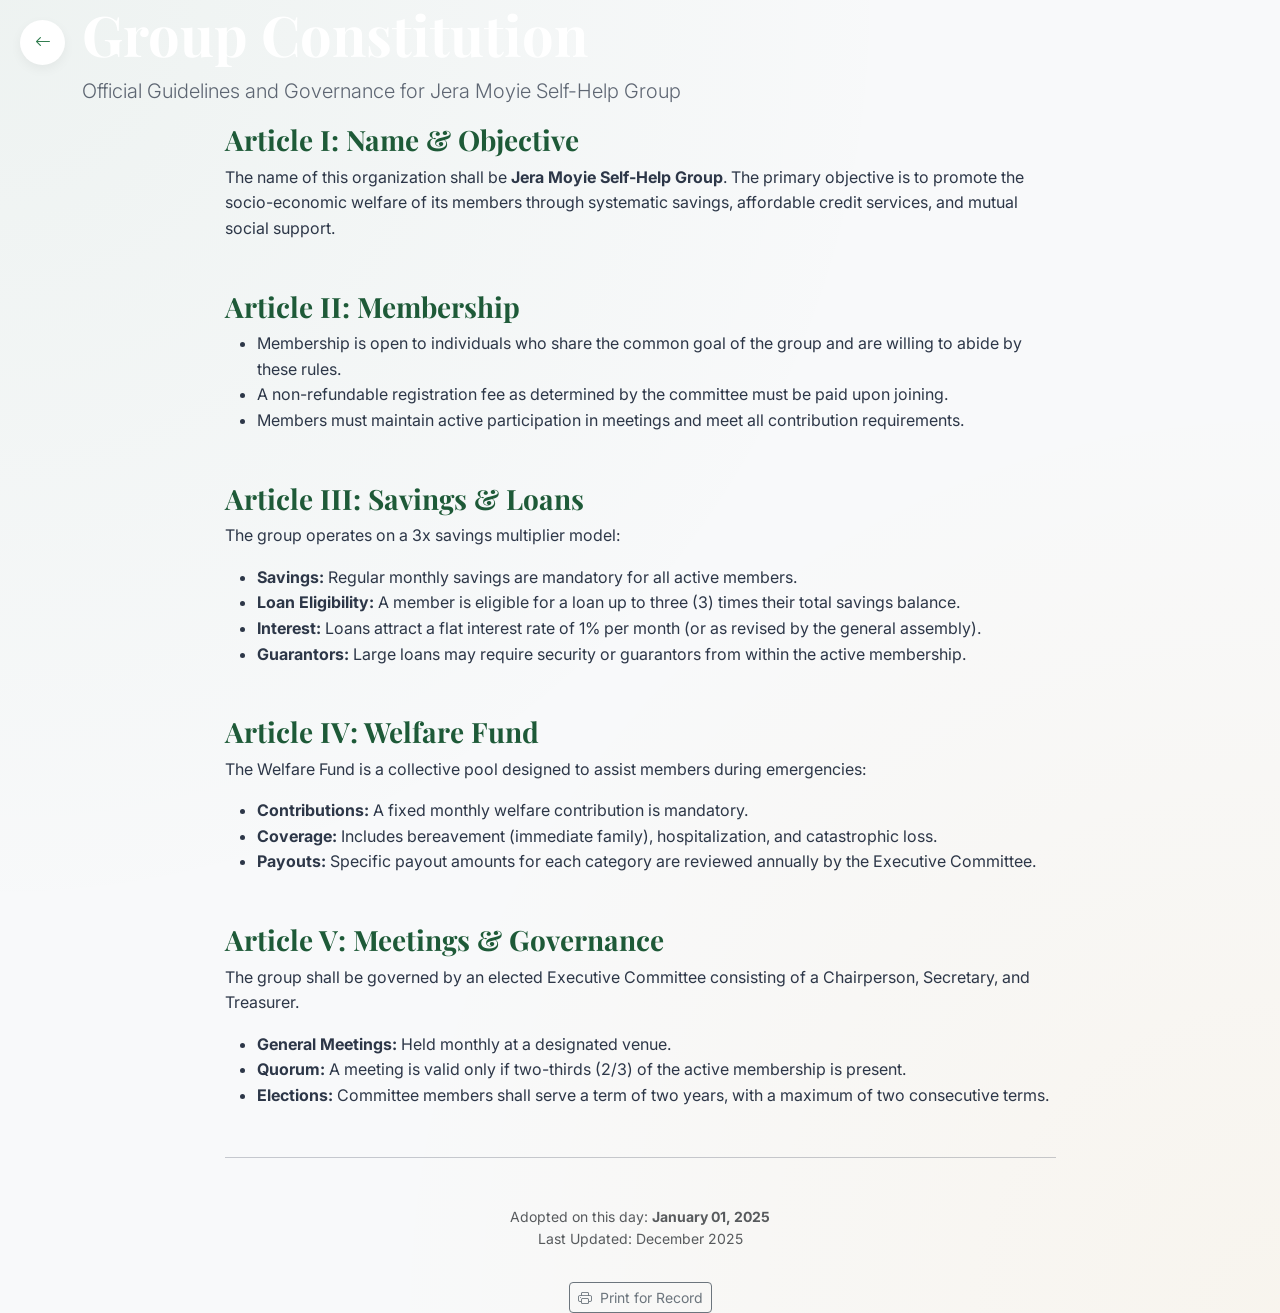
<file: constitution.html>
<!DOCTYPE html>
<html lang="en">

<head>
    <meta charset="UTF-8">
    <meta name="viewport" content="width=device-width, initial-scale=1.0">
    <title>Group Constitution • Jera Moyie</title>
    <link href="https://cdn.jsdelivr.net/npm/bootstrap@5.3.3/dist/css/bootstrap.min.css" rel="stylesheet">
    <link href="https://cdn.jsdelivr.net/npm/bootstrap-icons@1.11.3/font/bootstrap-icons.css" rel="stylesheet">
    <link
        href="https://fonts.googleapis.com/css2?family=Playfair+Display:wght@700&family=Inter:wght@400;500;600;700&display=swap"
        rel="stylesheet">
    <link rel="stylesheet" href="assets/css/style.css">
</head>

<body>

    <a href="profile.php" class="home-btn">
        <i class="bi bi-arrow-left"></i>
    </a>

    <header class="const-header">
        <div class="container">
            <h1 class="display-4 fw-bold text-white">Group Constitution</h1>
            <p class="lead opacity-75">Official Guidelines and Governance for Jera Moyie Self-Help Group</p>
        </div>
    </header>

    <div class="container">
        <div class="row justify-content-center">
            <div class="col-lg-9">
                <div class="const-card">

                    <section class="mb-5">
                        <h3 class="article-title"><span class="section-num">Article I:</span> Name & Objective</h3>
                        <p>The name of this organization shall be <strong>Jera Moyie Self-Help Group</strong>. The
                            primary objective is to promote the socio-economic welfare of its members through systematic
                            savings, affordable credit services, and mutual social support.</p>
                    </section>

                    <section class="mb-5">
                        <h3 class="article-title"><span class="section-num">Article II:</span> Membership</h3>
                        <ul>
                            <li>Membership is open to individuals who share the common goal of the group and are willing
                                to abide by these rules.</li>
                            <li>A non-refundable registration fee as determined by the committee must be paid upon
                                joining.</li>
                            <li>Members must maintain active participation in meetings and meet all contribution
                                requirements.</li>
                        </ul>
                    </section>

                    <section class="mb-5">
                        <h3 class="article-title"><span class="section-num">Article III:</span> Savings & Loans</h3>
                        <p>The group operates on a 3x savings multiplier model:</p>
                        <ul>
                            <li><strong>Savings:</strong> Regular monthly savings are mandatory for all active members.
                            </li>
                            <li><strong>Loan Eligibility:</strong> A member is eligible for a loan up to three (3) times
                                their total savings balance.</li>
                            <li><strong>Interest:</strong> Loans attract a flat interest rate of 1% per month (or as
                                revised by the general assembly).</li>
                            <li><strong>Guarantors:</strong> Large loans may require security or guarantors from within
                                the active membership.</li>
                        </ul>
                    </section>

                    <section class="mb-5">
                        <h3 class="article-title"><span class="section-num">Article IV:</span> Welfare Fund</h3>
                        <p>The Welfare Fund is a collective pool designed to assist members during emergencies:</p>
                        <ul>
                            <li><strong>Contributions:</strong> A fixed monthly welfare contribution is mandatory.</li>
                            <li><strong>Coverage:</strong> Includes bereavement (immediate family), hospitalization, and
                                catastrophic loss.</li>
                            <li><strong>Payouts:</strong> Specific payout amounts for each category are reviewed
                                annually by the Executive Committee.</li>
                        </ul>
                    </section>

                    <section class="mb-5">
                        <h3 class="article-title"><span class="section-num">Article V:</span> Meetings & Governance</h3>
                        <p>The group shall be governed by an elected Executive Committee consisting of a Chairperson,
                            Secretary, and Treasurer.</p>
                        <ul>
                            <li><strong>General Meetings:</strong> Held monthly at a designated venue.</li>
                            <li><strong>Quorum:</strong> A meeting is valid only if two-thirds (2/3) of the active
                                membership is present.</li>
                            <li><strong>Elections:</strong> Committee members shall serve a term of two years, with a
                                maximum of two consecutive terms.</li>
                        </ul>
                    </section>

                    <hr class="my-5">

                    <div class="text-center text-muted">
                        <p class="small mb-0">Adopted on this day: <strong>January 01, 2025</strong></p>
                        <p class="small">Last Updated: December 2025</p>
                        <button class="btn btn-outline-secondary btn-sm mt-3" onclick="window.print()">
                            <i class="bi bi-printer me-2"></i>Print for Record
                        </button>
                    </div>

                </div>
            </div>
        </div>
    </div>

    <script src="https://cdn.jsdelivr.net/npm/bootstrap@5.3.3/dist/js/bootstrap.bundle.min.js"></script>
</body>

</html>
</file>
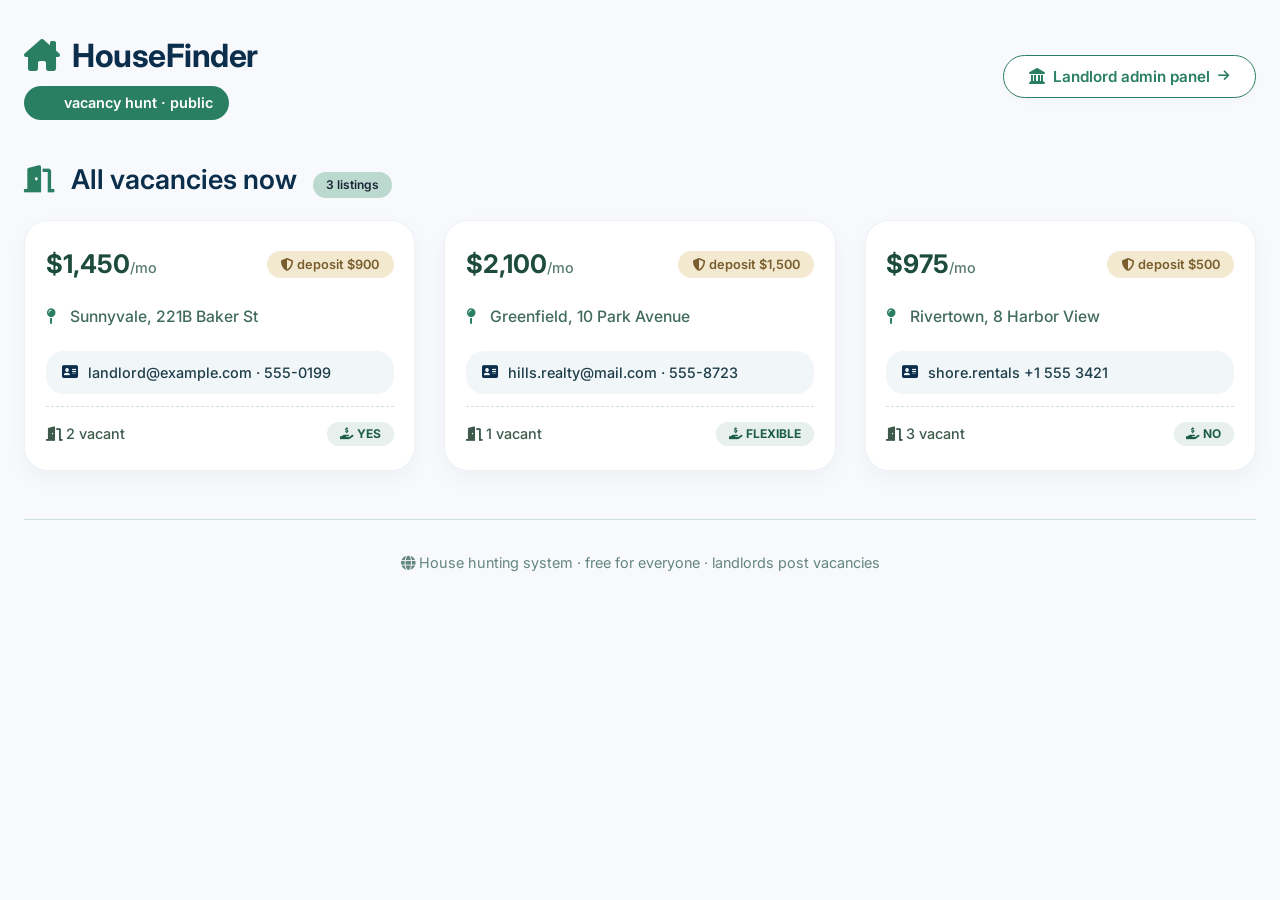
<file: hh.html>
<!DOCTYPE html>
<html lang="en">
<head>
    <meta charset="UTF-8">
    <meta name="viewport" content="width=device-width, initial-scale=1.0">
    <title>🏠 HouseFinder · vacancy hunting system</title>
    <!-- Font Awesome 6 (free) -->
    <link rel="stylesheet" href="https://cdnjs.cloudflare.com/ajax/libs/font-awesome/6.0.0-beta3/css/all.min.css">
    <!-- Google Fonts: Inter clean & modern -->
    <link href="https://fonts.googleapis.com/css2?family=Inter:opsz,wght@14..32,400;14..32,500;14..32,600;14..32,700&display=swap" rel="stylesheet">
    <style>
        * {
            margin: 0;
            padding: 0;
            box-sizing: border-box;
            font-family: 'Inter', sans-serif;
        }

        body {
            background: #f7f9fc;
            color: #1a2634;
            line-height: 1.5;
            padding: 2rem 1.5rem;
        }

        .container {
            max-width: 1280px;
            margin: 0 auto;
        }

        /* header & titles */
        .main-header {
            display: flex;
            justify-content: space-between;
            align-items: center;
            flex-wrap: wrap;
            margin-bottom: 2.5rem;
        }

        .logo-area h1 {
            font-size: 2rem;
            font-weight: 700;
            letter-spacing: -0.5px;
            color: #0a2e4b;
        }

        .logo-area i {
            color: #2a7f62;
            margin-right: 6px;
        }

        .badge {
            background: #2a7f62;
            color: white;
            padding: 0.4rem 1rem;
            border-radius: 40px;
            font-size: 0.9rem;
            font-weight: 600;
            display: inline-block;
            margin-top: 6px;
        }

        .admin-toggle-btn {
            background: white;
            border: 1.5px solid #2a7f62;
            color: #2a7f62;
            padding: 0.7rem 1.6rem;
            border-radius: 40px;
            font-weight: 600;
            font-size: 0.95rem;
            cursor: pointer;
            transition: 0.2s;
            display: flex;
            align-items: center;
            gap: 8px;
            box-shadow: 0 4px 8px rgba(0,0,0,0.02);
        }

        .admin-toggle-btn i {
            font-size: 1rem;
        }

        .admin-toggle-btn:hover {
            background: #2a7f62;
            color: white;
            border-color: #2a7f62;
        }

        /* vacancy grid – public area */
        .section-title {
            display: flex;
            align-items: baseline;
            margin: 1.8rem 0 1.2rem 0;
        }

        .section-title h2 {
            font-weight: 600;
            font-size: 1.7rem;
            color: #0a2e4b;
            margin-right: 1rem;
        }

        .vacancy-grid {
            display: grid;
            grid-template-columns: repeat(auto-fill, minmax(300px, 1fr));
            gap: 1.8rem;
            margin-top: 0.8rem;
        }

        .vacancy-card {
            background: white;
            border-radius: 24px;
            padding: 1.5rem 1.3rem;
            box-shadow: 0 8px 22px rgba(0, 20, 30, 0.04);
            transition: transform 0.1s ease;
            border: 1px solid #eef2f6;
            display: flex;
            flex-direction: column;
        }

        .vacancy-card:hover {
            border-color: #cbdbe4;
            box-shadow: 0 14px 26px rgba(42,127,98,0.06);
        }

        .card-header {
            display: flex;
            justify-content: space-between;
            align-items: center;
            margin-bottom: 12px;
        }

        .price {
            font-size: 1.6rem;
            font-weight: 700;
            color: #1d4c3b;
        }

        .price small {
            font-size: 0.9rem;
            font-weight: 500;
            color: #587b6e;
        }

        .deposit-badge {
            background: #f2e9d0;
            color: #7a5d2e;
            border-radius: 30px;
            padding: 0.25rem 0.9rem;
            font-size: 0.8rem;
            font-weight: 600;
        }

        .location {
            display: flex;
            align-items: center;
            gap: 6px;
            color: #416b5a;
            font-weight: 500;
            margin: 0.6rem 0;
            font-size: 0.98rem;
        }

        .location i {
            width: 18px;
            color: #2a7f62;
        }

        .contact-row {
            background: #f1f6f9;
            padding: 0.65rem 1rem;
            border-radius: 18px;
            display: flex;
            align-items: center;
            gap: 10px;
            margin: 0.8rem 0;
            font-size: 0.9rem;
            font-weight: 500;
            color: #1f3e4a;
        }

        .contact-row i {
            color: #0a2e4b;
        }

        .vacancy-footer {
            display: flex;
            justify-content: space-between;
            align-items: center;
            margin-top: auto;
            padding-top: 0.9rem;
            color: #3d5a4c;
            font-size: 0.9rem;
            font-weight: 500;
            border-top: 1px dashed #d0dfe5;
        }

        .neg-badge {
            background: #e7f0ed;
            color: #1d5e46;
            padding: 0.2rem 0.8rem;
            border-radius: 30px;
            font-size: 0.75rem;
            font-weight: 700;
            text-transform: uppercase;
        }

        .count-tag {
            background: #cad9d1;
            padding: 0.25rem 0.8rem;
            border-radius: 30px;
            font-size: 0.75rem;
            font-weight: 600;
        }

        /* ---------- ADMIN PANEL (landlord section) ---------- */
        .admin-panel {
            background: white;
            border-radius: 32px;
            padding: 2rem 2rem 2.2rem;
            margin-top: 2.5rem;
            border: 1px solid #d7e2dd;
            box-shadow: 0 12px 28px rgba(0,0,0,0.04);
        }

        .admin-panel h3 {
            font-size: 1.6rem;
            font-weight: 600;
            color: #1a3d34;
            margin-bottom: 0.2rem;
        }

        .admin-panel .subhead {
            color: #4b6a60;
            margin-bottom: 1.8rem;
            display: flex;
            align-items: center;
            gap: 10px;
        }

        .form-grid {
            display: grid;
            grid-template-columns: repeat(auto-fit, minmax(210px, 1fr));
            gap: 1.4rem 1.8rem;
        }

        .input-field {
            display: flex;
            flex-direction: column;
            gap: 6px;
        }

        .input-field label {
            font-weight: 600;
            font-size: 0.85rem;
            color: #2d4f45;
            letter-spacing: 0.3px;
            display: flex;
            align-items: center;
            gap: 5px;
        }

        .input-field input, .input-field select {
            padding: 0.8rem 1rem;
            border: 1.5px solid #e3ebee;
            border-radius: 16px;
            font-size: 0.95rem;
            background: #fbfdfe;
            transition: 0.15s;
        }

        .input-field input:focus, .input-field select:focus {
            border-color: #2a7f62;
            outline: none;
            background: white;
            box-shadow: 0 0 0 4px rgba(42,127,98,0.06);
        }

        .negotiable-row {
            display: flex;
            align-items: center;
            gap: 15px;
            margin-top: 8px;
        }

        .negotiable-option {
            display: flex;
            align-items: center;
            gap: 6px;
            background: #f1f7f5;
            padding: 0.45rem 1.2rem;
            border-radius: 36px;
            font-weight: 500;
        }

        .btn-primary {
            background: #1e5b48;
            color: white;
            border: none;
            padding: 1rem 2rem;
            border-radius: 40px;
            font-weight: 600;
            font-size: 1rem;
            display: flex;
            align-items: center;
            justify-content: center;
            gap: 10px;
            cursor: pointer;
            transition: 0.15s;
            border: 1px solid #1e5b48;
            margin-top: 1.8rem;
            width: 100%;
            max-width: 280px;
        }

        .btn-primary:hover {
            background: #12473a;
            border-color: #12473a;
        }

        .empty-state {
            grid-column: 1 / -1;
            background: #eef7f3;
            border-radius: 40px;
            padding: 3rem 2rem;
            text-align: center;
            color: #3f685b;
            font-size: 1.1rem;
            font-weight: 500;
        }

        .footer-note {
            margin-top: 3rem;
            text-align: center;
            color: #64867c;
            font-size: 0.9rem;
            border-top: 1px solid #d0e0db;
            padding-top: 2rem;
        }

        /* responsive tweaks */
        @media (max-width: 700px) {
            body { padding: 1.5rem 1rem; }
            .main-header { flex-direction: column; align-items: start; gap: 1rem; }
        }

        /* hidden class */
        .hidden {
            display: none !important;
        }
    </style>
</head>
<body>
    <div class="container">

        <!-- ========== HEADER with admin toggle ========= -->
        <div class="main-header">
            <div class="logo-area">
                <h1><i class="fas fa-house-chimney"></i> HouseFinder</h1>
                <span class="badge"><i class="fas fa-magnifying-glass"></i> vacancy hunt · public</span>
            </div>
            <button id="toggleAdminBtn" class="admin-toggle-btn">
                <i class="fas fa-landmark"></i> Landlord admin panel
                <i class="fas fa-arrow-right" style="font-size: 0.8rem;"></i>
            </button>
        </div>

        <!-- ========== PUBLIC VACANCY LANDING PAGE ========= -->
        <div class="section-title">
            <h2><i class="fas fa-door-open" style="color: #2a7f62; margin-right: 10px;"></i> All vacancies now</h2>
            <span id="vacancyCounter" class="count-tag" style="background: #bcd9d0;">0 listings</span>
        </div>

        <!-- VACANCY GRID - dynamically filled -->
        <div id="vacancyGrid" class="vacancy-grid">
            <!-- vacancies injected via JS -->
        </div>

        <!-- ========== ADMIN SYSTEM (hidden by default, visible after toggle) ========= -->
        <div id="adminPanel" class="admin-panel hidden">
            <h3><i class="fas fa-file-signature"></i> Landlord announce vacancy</h3>
            <div class="subhead">
                <i class="fas fa-home"></i> Register new rooms / apartments – fill all details
            </div>

            <form id="vacancyForm">
                <div class="form-grid">
                    <!-- house location -->
                    <div class="input-field">
                        <label><i class="fas fa-location-dot"></i> Location *</label>
                        <input type="text" id="location" placeholder="e.g. Downtown, Maple St 45" required>
                    </div>
                    <!-- contact details -->
                    <div class="input-field">
                        <label><i class="fas fa-phone"></i> Contact *</label>
                        <input type="text" id="contact" placeholder="phone / email" required>
                    </div>
                    <!-- how many vacancies -->
                    <div class="input-field">
                        <label><i class="fas fa-hashtag"></i> Vacancies (units) *</label>
                        <input type="number" id="vacanciesCount" min="1" value="1" required>
                    </div>
                    <!-- price -->
                    <div class="input-field">
                        <label><i class="fas fa-tag"></i> Monthly rent ($) *</label>
                        <input type="number" id="price" min="0" step="0.01" placeholder="1200" required>
                    </div>
                    <!-- deposit -->
                    <div class="input-field">
                        <label><i class="fas fa-safe"></i> Deposit ($) *</label>
                        <input type="number" id="deposit" min="0" step="0.01" placeholder="600" required>
                    </div>
                    <!-- negotiable? -->
                    <div class="input-field">
                        <label><i class="fas fa-handshake"></i> Negotiable *</label>
                        <div class="negotiable-row">
                            <label class="negotiable-option">
                                <input type="radio" name="negotiable" value="Yes" checked> Yes
                            </label>
                            <label class="negotiable-option">
                                <input type="radio" name="negotiable" value="No"> No
                            </label>
                            <label class="negotiable-option">
                                <input type="radio" name="negotiable" value="Flexible"> Flexible
                            </label>
                        </div>
                    </div>
                </div>
                <!-- submit button -->
                <button type="submit" class="btn-primary">
                    <i class="fas fa-plus-circle"></i> Announce vacancy — public instantly
                </button>
            </form>
            <p style="margin-top: 1.2rem; font-size: 0.8rem; color: #4d7468;"><i class="fas fa-info-circle"></i> New vacancies appear immediately on the public landing page.</p>
        </div>

        <div class="footer-note">
            <i class="fas fa-globe"></i> House hunting system · free for everyone · landlords post vacancies
        </div>
    </div>

    <script>
        (function() {
            "use strict";

            // -------------------------------------------------------------
            // VACANCY STORAGE : initialize from localStorage or default data
            // -------------------------------------------------------------
            let vacancies = [];

            // Load from localStorage or inject 3 sample vacancies (so the page isn't empty)
            function loadVacanciesFromStorage() {
                const stored = localStorage.getItem('housefinder_vacancies');
                if (stored) {
                    try {
                        vacancies = JSON.parse(stored);
                    } catch(e) {
                        vacancies = getDefaultVacancies();
                    }
                } else {
                    vacancies = getDefaultVacancies();
                }
            }

            // Default vacancies to show a lively public landing page
            function getDefaultVacancies() {
                return [
                    {
                        id: '1',
                        location: 'Sunnyvale, 221B Baker St',
                        contact: 'landlord@example.com · 555-0199',
                        vacanciesCount: 2,
                        price: 1450,
                        deposit: 900,
                        negotiable: 'Yes'
                    },
                    {
                        id: '2',
                        location: 'Greenfield, 10 Park Avenue',
                        contact: 'hills.realty@mail.com · 555-8723',
                        vacanciesCount: 1,
                        price: 2100,
                        deposit: 1500,
                        negotiable: 'Flexible'
                    },
                    {
                        id: '3',
                        location: 'Rivertown, 8 Harbor View',
                        contact: 'shore.rentals +1 555 3421',
                        vacanciesCount: 3,
                        price: 975,
                        deposit: 500,
                        negotiable: 'No'
                    }
                ];
            }

            // Save to localStorage
            function saveVacancies() {
                localStorage.setItem('housefinder_vacancies', JSON.stringify(vacancies));
            }

            // -------------------------------------------------------------
            // Render all vacancies to public grid
            // -------------------------------------------------------------
            function renderVacancies() {
                const grid = document.getElementById('vacancyGrid');
                const counter = document.getElementById('vacancyCounter');
                
                if (!grid) return;

                if (vacancies.length === 0) {
                    grid.innerHTML = `<div class="empty-state">
                                        <i class="fas fa-calendar-circle-plus" style="font-size: 2.2rem; margin-bottom: 0.8rem; display: block;"></i>
                                        🏡 No vacancies at the moment. Check back soon or announce one via admin.
                                    </div>`;
                    counter.textContent = '0 listings';
                    return;
                }

                // Build HTML cards
                let html = '';
                vacancies.forEach(v => {
                    // format price & deposit with commas
                    const priceFormatted = Number(v.price).toLocaleString('en-US', {style:'currency', currency:'USD', minimumFractionDigits: 0});
                    const depositFormatted = Number(v.deposit).toLocaleString('en-US', {style:'currency', currency:'USD', minimumFractionDigits: 0});

                    // negotiable badge color
                    let negotiableClass = '';
                    let negotiableText = v.negotiable || 'No';
                    
                    const locationEscaped = escapeHtml(v.location || 'Unknown');
                    const contactEscaped = escapeHtml(v.contact || 'not provided');

                    html += `<div class="vacancy-card">
                                <div class="card-header">
                                    <span class="price">${priceFormatted}<small>/mo</small></span>
                                    <span class="deposit-badge"><i class="fas fa-shield"></i> deposit ${depositFormatted}</span>
                                </div>
                                <div class="location">
                                    <i class="fas fa-map-pin"></i> ${locationEscaped}
                                </div>
                                <div class="contact-row">
                                    <i class="fas fa-address-card"></i> ${contactEscaped}
                                </div>
                                <div class="vacancy-footer">
                                    <span><i class="fas fa-door-open"></i> ${v.vacanciesCount} vacant</span>
                                    <span class="neg-badge"><i class="fas fa-hand-holding-dollar"></i> ${v.negotiable || 'No'}</span>
                                </div>
                            </div>`;
                });
                grid.innerHTML = html;
                counter.textContent = `${vacancies.length} listing${vacancies.length !== 1 ? 's' : ''}`;
            }

            // simple escape for XSS
            function escapeHtml(unsafe) {
                if (!unsafe) return '';
                return unsafe
                    .replace(/&/g, "&amp;")
                    .replace(/</g, "&lt;")
                    .replace(/>/g, "&gt;")
                    .replace(/"/g, "&quot;")
                    .replace(/'/g, "&#039;");
            }

            // -------------------------------------------------------------
            // Admin: add new vacancy (landlord announce)
            // -------------------------------------------------------------
            function addVacancyFromForm(e) {
                e.preventDefault();

                // get values
                const locationInput = document.getElementById('location');
                const contactInput = document.getElementById('contact');
                const vacanciesCountInput = document.getElementById('vacanciesCount');
                const priceInput = document.getElementById('price');
                const depositInput = document.getElementById('deposit');
                const negotiableRadios = document.getElementsByName('negotiable');

                let negotiableValue = 'Yes';
                for (let radio of negotiableRadios) {
                    if (radio.checked) {
                        negotiableValue = radio.value;
                        break;
                    }
                }

                // basic validation
                if (!locationInput.value.trim() || !contactInput.value.trim() || !priceInput.value || !depositInput.value) {
                    alert('❌ Please fill all required fields: location, contact, price, deposit.');
                    return;
                }

                const newVacancy = {
                    id: Date.now() + '' + Math.floor(Math.random() * 1000),
                    location: locationInput.value.trim(),
                    contact: contactInput.value.trim(),
                    vacanciesCount: parseInt(vacanciesCountInput.value, 10) || 1,
                    price: parseFloat(priceInput.value) || 0,
                    deposit: parseFloat(depositInput.value) || 0,
                    negotiable: negotiableValue
                };

                if (newVacancy.vacanciesCount < 1) newVacancy.vacanciesCount = 1;
                if (newVacancy.price < 0) newVacancy.price = 0;
                if (newVacancy.deposit < 0) newVacancy.deposit = 0;

                vacancies.push(newVacancy);
                saveVacancies();
                renderVacancies();

                // Reset form fields (keep default negotiable = Yes)
                locationInput.value = '';
                contactInput.value = '';
                vacanciesCountInput.value = 1;
                priceInput.value = '';
                depositInput.value = '';
                // set negotiable default 'Yes'
                document.querySelector('input[name="negotiable"][value="Yes"]').checked = true;

                // optional: small feedback
                // (admin panel may stay open)
                // If you want, flash message but keep simple.
            }

            // -------------------------------------------------------------
            // Toggle admin panel visibility
            // -------------------------------------------------------------
            function initToggle() {
                const toggleBtn = document.getElementById('toggleAdminBtn');
                const adminPanel = document.getElementById('adminPanel');

                toggleBtn.addEventListener('click', function() {
                    adminPanel.classList.toggle('hidden');
                    // change button text accordingly
                    if (adminPanel.classList.contains('hidden')) {
                        toggleBtn.innerHTML = '<i class="fas fa-landmark"></i> Landlord admin panel <i class="fas fa-arrow-right" style="font-size: 0.8rem;"></i>';
                    } else {
                        toggleBtn.innerHTML = '<i class="fas fa-eye"></i> Hide admin panel <i class="fas fa-arrow-up"></i>';
                    }
                });
            }

            // -------------------------------------------------------------
            // Initialize everything
            // -------------------------------------------------------------
            function init() {
                loadVacanciesFromStorage();
                renderVacancies();

                const form = document.getElementById('vacancyForm');
                if (form) {
                    form.addEventListener('submit', addVacancyFromForm);
                }

                initToggle();

                // If admin panel is open by default? we keep it hidden -> hidden class present.
                // ensure default hidden (we set hidden in html, but if we want to show? keep hidden)
                const adminPanel = document.getElementById('adminPanel');
                // but we want it initially hidden? yes the HTML has class "hidden"
                // ensure toggle button text matches hidden state
                const toggleBtn = document.getElementById('toggleAdminBtn');
                if (!adminPanel.classList.contains('hidden')) {
                    // if accidentally visible, we adjust text
                    toggleBtn.innerHTML = '<i class="fas fa-eye"></i> Hide admin panel <i class="fas fa-arrow-up"></i>';
                } else {
                    toggleBtn.innerHTML = '<i class="fas fa-landmark"></i> Landlord admin panel <i class="fas fa-arrow-right" style="font-size: 0.8rem;"></i>';
                }
            }

            init();
        })();
    </script>

    <!-- 
        HOUSE HUNTING SYSTEM – fully functional 
        ✅ landlords (admin) enter vacancies: location, how many, contact, price, deposit, negotiable
        ✅ landing page displays all vacancies – public to anyone
        ✅ localStorage persistence – vacancies remain after refresh
        ✅ clean, modern, responsive design 
    -->
</body>
</html>
</file>
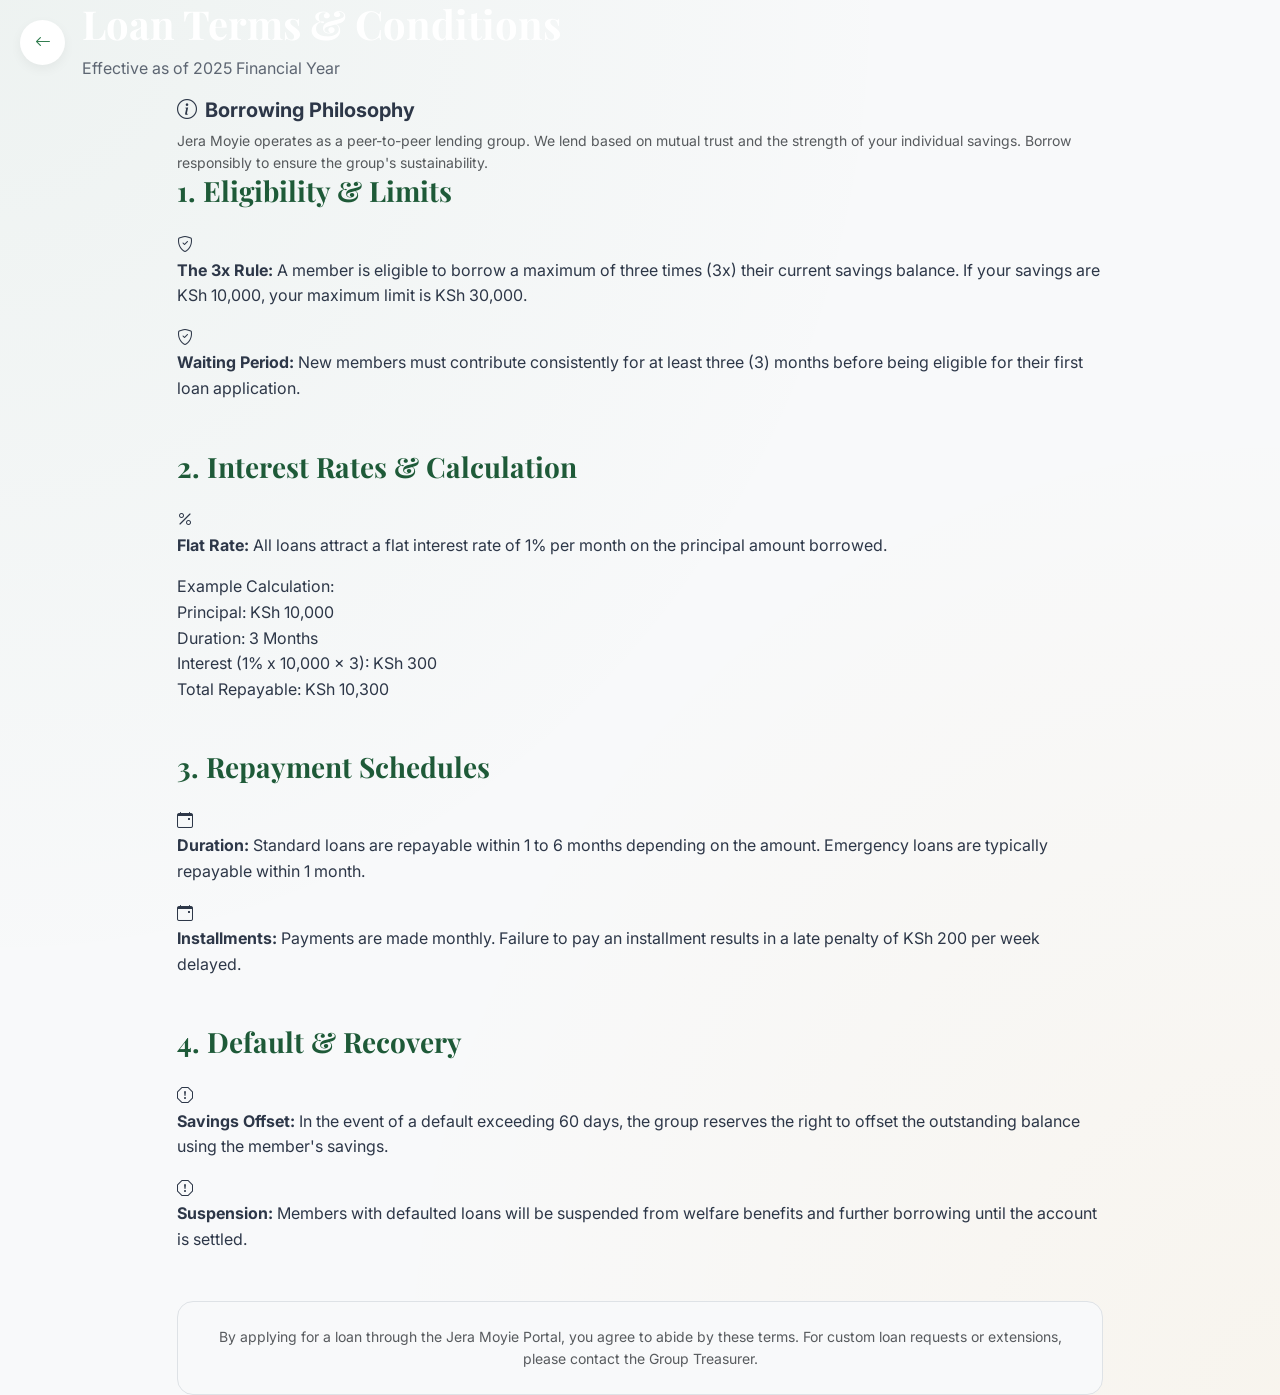
<file: loan_terms.html>
<!DOCTYPE html>
<html lang="en">

<head>
    <meta charset="UTF-8">
    <meta name="viewport" content="width=device-width, initial-scale=1.0">
    <title>Loan Terms & Conditions • Jera Moyie</title>
    <link href="https://cdn.jsdelivr.net/npm/bootstrap@5.3.3/dist/css/bootstrap.min.css" rel="stylesheet">
    <link href="https://cdn.jsdelivr.net/npm/bootstrap-icons@1.11.3/font/bootstrap-icons.css" rel="stylesheet">
    <link
        href="https://fonts.googleapis.com/css2?family=Playfair+Display:wght@700&family=Inter:wght@400;500;600;700&display=swap"
        rel="stylesheet">
    <link rel="stylesheet" href="assets/css/style.css">
</head>

<body>

    <div class="container">
        <a href="profile.php" class="home-btn">
            <i class="bi bi-arrow-left"></i>
        </a>

        <header class="terms-header">
            <h1 class="text-white fw-bold">Loan Terms & Conditions</h1>
            <p class="opacity-75">Effective as of 2025 Financial Year</p>
        </header>

        <div class="row justify-content-center">
            <div class="col-lg-10">

                <div class="card-terms">
                    <div class="policy-box">
                        <h5 class="fw-bold"><i class="bi bi-info-circle me-2"></i>Borrowing Philosophy</h5>
                        <p class="mb-0 small text-muted">Jera Moyie operates as a peer-to-peer lending group. We lend
                            based on mutual trust and the strength of your individual savings. Borrow responsibly to
                            ensure the group's sustainability.</p>
                    </div>

                    <h3 class="mb-4">1. Eligibility & Limits</h3>
                    <div class="term-item">
                        <i class="bi bi-shield-check term-icon"></i>
                        <div>
                            <p><strong>The 3x Rule:</strong> A member is eligible to borrow a maximum of three times
                                (3x) their current savings balance. If your savings are KSh 10,000, your maximum limit
                                is KSh 30,000.</p>
                        </div>
                    </div>
                    <div class="term-item">
                        <i class="bi bi-shield-check term-icon"></i>
                        <div>
                            <p><strong>Waiting Period:</strong> New members must contribute consistently for at least
                                three (3) months before being eligible for their first loan application.</p>
                        </div>
                    </div>

                    <h3 class="mb-4 mt-5">2. Interest Rates & Calculation</h3>
                    <div class="term-item">
                        <i class="bi bi-percent term-icon"></i>
                        <div>
                            <p><strong>Flat Rate:</strong> All loans attract a flat interest rate of 1% per month on the
                                principal amount borrowed.</p>
                            <div class="math-box">
                                Example Calculation:<br>
                                Principal: KSh 10,000<br>
                                Duration: 3 Months<br>
                                Interest (1% x 10,000 x 3): KSh 300<br>
                                Total Repayable: KSh 10,300
                            </div>
                        </div>
                    </div>

                    <h3 class="mb-4 mt-5">3. Repayment Schedules</h3>
                    <div class="term-item">
                        <i class="bi bi-calendar-event term-icon"></i>
                        <div>
                            <p><strong>Duration:</strong> Standard loans are repayable within 1 to 6 months depending on
                                the amount. Emergency loans are typically repayable within 1 month.</p>
                        </div>
                    </div>
                    <div class="term-item">
                        <i class="bi bi-calendar-event term-icon"></i>
                        <div>
                            <p><strong>Installments:</strong> Payments are made monthly. Failure to pay an installment
                                results in a late penalty of KSh 200 per week delayed.</p>
                        </div>
                    </div>

                    <h3 class="mb-4 mt-5">4. Default & Recovery</h3>
                    <div class="term-item">
                        <i class="bi bi-exclamation-octagon term-icon"></i>
                        <div>
                            <p><strong>Savings Offset:</strong> In the event of a default exceeding 60 days, the group
                                reserves the right to offset the outstanding balance using the member's savings.</p>
                        </div>
                    </div>
                    <div class="term-item">
                        <i class="bi bi-exclamation-octagon term-icon"></i>
                        <div>
                            <p><strong>Suspension:</strong> Members with defaulted loans will be suspended from welfare
                                benefits and further borrowing until the account is settled.</p>
                        </div>
                    </div>

                    <div class="mt-5 p-4 border rounded-4 text-center bg-light">
                        <p class="small text-muted mb-0">By applying for a loan through the Jera Moyie Portal, you agree
                            to abide by these terms. For custom loan requests or extensions, please contact the Group
                            Treasurer.</p>
                    </div>
                </div>

            </div>
        </div>
    </div>

    <script src="https://cdn.jsdelivr.net/npm/bootstrap@5.3.3/dist/js/bootstrap.bundle.min.js"></script>
</body>

</html>
</file>
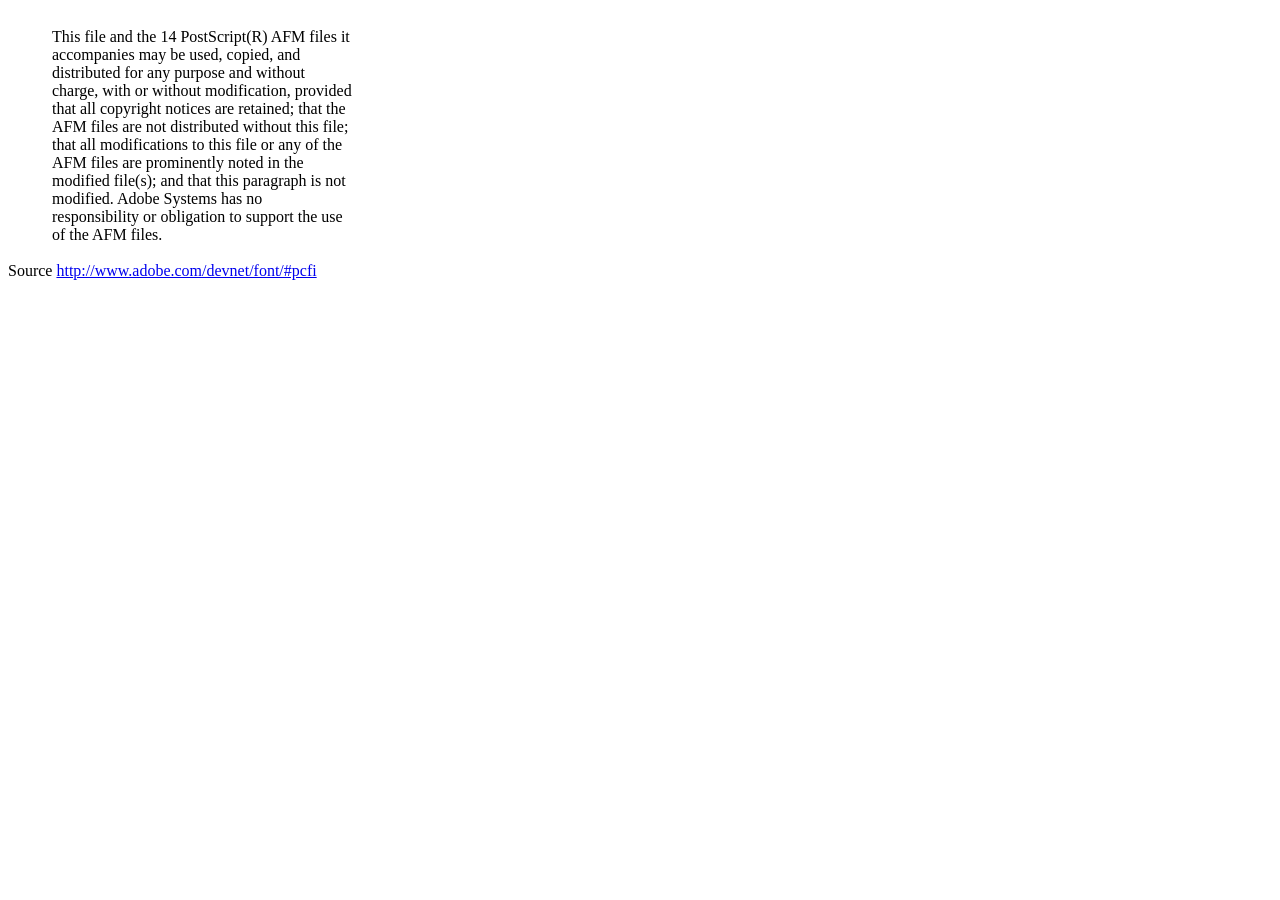
<file: dompdf/vendor/dompdf/dompdf/lib/fonts/mustRead.html>
<html>
	<head>
		<meta http-equiv="content-type" content="text/html;charset=iso-8859-1">
		<meta name="generator" content="Adobe GoLive 4">
		<title>Core 14 AFM Files - ReadMe</title>
	</head>
	<body bgcolor="white">
		<font color="white">or</font>
		<table border="0" cellpadding="0" cellspacing="2">
			<tr>
				<td width="40"></td>
				<td width="300">This file and the 14 PostScript(R) AFM files it accompanies may be used, copied, and distributed for any purpose and without charge, with or without modification, provided that all copyright notices are retained; that the AFM files are not distributed without this file; that all modifications to this file or any of the AFM files are prominently noted in the modified file(s); and that this paragraph is not modified. Adobe Systems has no responsibility or obligation to support the use of the AFM files. <font color="white">Col</font></td>
			</tr>
		</table>
		<p>Source <a href="http://www.adobe.com/devnet/font/#pcfi">http://www.adobe.com/devnet/font/#pcfi</a></p>
</body>
</html>
</file>
<file: assets/css/style.css>
:root {
    --primary: #2c7a4b;
    --primary-dark: #1e5a38;
    --accent: #f59e0b;
    --text-dark: #2d3748;
    --text-light: #718096;
    --bg-light: #f8f9fa;
    --bg-dark: #1a202c;
    --glass-white: rgba(255, 255, 255, 0.95);
    --border-light: #f0f0f0;
}

/* --- Global Resets --- */
html,
body {
    max-width: 100vw;
    overflow-x: hidden;
    scroll-behavior: smooth;
}

body {
    font-family: 'Inter', sans-serif;
    color: var(--text-dark);
    background-color: var(--bg-light);
    background-image: radial-gradient(at 0% 0%, rgba(44, 122, 75, 0.05) 0px, transparent 50%),
        radial-gradient(at 100% 100%, rgba(245, 158, 11, 0.05) 0px, transparent 50%);
    line-height: 1.6;
    min-height: 100vh;
}

.form-control {
    border: 1px solid #e0e0e0;
    border-radius: 12px;
    padding: 0.75rem 1rem;
}

.form-control:focus {
    border-color: var(--primary);
    box-shadow: 0 0 0 4px rgba(44, 122, 75, 0.1);
}

.form-floating>.form-control {
    border-radius: 12px;
}

h1,
h2,
h3,
h4,
.font-heading {
    font-family: 'Playfair Display', serif;
    color: var(--primary-dark);
    font-weight: 700;
}

.section-title {
    font-size: 2.5rem;
    color: var(--primary-dark);
    margin-bottom: 0.5rem;
    text-align: center;
    position: relative;
    padding-bottom: 1rem;
}

.section-title::after {
    content: '';
    position: absolute;
    bottom: 0;
    left: 50%;
    transform: translateX(-50%);
    width: 60px;
    height: 4px;
    background: var(--accent);
    border-radius: 2px;
}

.text-start.section-title::after {
    left: 0;
    transform: none;
}

.section-subtitle {
    font-size: 1.1rem;
    color: var(--text-light);
    text-align: center;
    max-width: 600px;
    margin: 0 auto 3rem;
    line-height: 1.6;
}

/* --- Layout Components --- */
.glass-card {
    background: white;
    border-radius: 20px;
    border: none;
    box-shadow: 0 8px 30px rgba(0, 0, 0, 0.05);
    transition: all 0.3s ease;
}

.stat-card {
    border-left: 5px solid var(--primary);
    cursor: pointer;
}

.stat-card:hover {
    transform: translateY(-5px);
    box-shadow: 0 12px 40px rgba(0, 0, 0, 0.08);
}

/* --- Navigation --- */
.navbar {
    transition: all 0.4s ease;
    background: var(--glass-white);
    backdrop-filter: blur(10px);
    z-index: 1050;
}

.navbar-brand {
    font-weight: 800;
    font-size: 1.5rem;
    color: var(--primary) !important;
}

.navbar-toggler {
    padding: 0.5rem;
    background: white !important;
    box-shadow: 0 4px 12px rgba(0, 0, 0, 0.1);
    border-radius: 10px;
}

.navbar-toggler-icon {
    width: 1.2rem;
    height: 1.2rem;
}

/* --- Auth Pages --- */
.auth-card {
    background: white;
    border: none;
    border-radius: 24px;
    box-shadow: 0 20px 60px rgba(0, 0, 0, 0.05);
    position: relative;
    overflow: hidden;
}

.auth-card::before {
    content: '';
    position: absolute;
    top: 0;
    left: 0;
    width: 100%;
    height: 6px;
    background: linear-gradient(90deg, var(--primary), var(--accent));
}

.home-btn {
    position: absolute;
    top: 20px;
    left: 20px;
    width: 45px;
    height: 45px;
    border-radius: 50%;
    background: white;
    color: var(--primary);
    display: flex;
    align-items: center;
    justify-content: center;
    text-decoration: none;
    box-shadow: 0 4px 12px rgba(0, 0, 0, 0.05);
    transition: all 0.3s ease;
    z-index: 10;
}

.home-btn:hover {
    background: var(--primary);
    color: white;
    transform: translateY(-2px);
}

/* --- Mobile UI Enhancements --- */
@media (max-width: 768px) {
    body {
        padding-top: 60px;
    }

    .container {
        padding-left: 20px;
        padding-right: 20px;
    }

    .glass-card {
        padding: 1.25rem !important;
        border-radius: 15px !important;
    }

    h1 {
        font-size: 2.2rem !important;
    }

    h2 {
        font-size: 1.8rem !important;
    }

    h3 {
        font-size: 1.5rem !important;
    }

    /* Prevent Sidebar/Dropdown overlap */
    .navbar-collapse {
        background: white;
        margin: 0 -20px;
        padding: 20px;
        box-shadow: 0 10px 30px rgba(0, 0, 0, 0.1);
    }

    /* Standardize Stat Cards */
    .stat-card h2 {
        font-size: 1.4rem !important;
    }
}

/* --- Buttons --- */
.btn-primary-custom,
.btn-main,
.btn-pay {
    background: var(--primary);
    color: white;
    border: none;
    border-radius: 12px;
    font-weight: 600;
    transition: all 0.3s;
}

.btn-primary-custom:hover,
.btn-main:hover,
.btn-pay:hover {
    background: var(--primary-dark);
    transform: translateY(-2px);
    box-shadow: 0 8px 20px rgba(44, 122, 75, 0.15);
    color: white;
}

/* --- Hero Section --- */
.hero {
    background: linear-gradient(135deg, rgba(30, 90, 56, 0.9), rgba(44, 122, 75, 0.8)), url('../images/hero-bg.jpg') center/cover no-repeat;
    min-height: 90vh;
    display: flex;
    align-items: center;
    justify-content: center;
    text-align: center;
    color: white;
    position: relative;
    padding-top: 80px;
}

.hero h1 {
    font-size: 3.5rem;
    color: white;
    margin-bottom: 1.5rem;
    text-shadow: 0 2px 15px rgba(0, 0, 0, 0.2);
}

.hero-lead {
    font-size: 1.25rem;
    opacity: 0.9;
    max-width: 700px;
    margin: 0 auto 2.5rem;
    font-weight: 300;
}

.btn-hero {
    padding: 15px 40px;
    border-radius: 50px;
    font-weight: 600;
    text-transform: uppercase;
    letter-spacing: 1px;
    transition: all 0.3s ease;
}

.btn-hero-primary {
    background: var(--accent);
    color: white;
    border: none;
    box-shadow: 0 10px 20px rgba(245, 158, 11, 0.3);
}

.btn-hero-primary:hover {
    background: #d97706;
    transform: translateY(-3px);
    color: white;
}

.btn-hero-outline {
    background: transparent;
    border: 2px solid rgba(255, 255, 255, 0.8);
    color: white;
}

.btn-hero-outline:hover {
    background: white;
    color: var(--primary);
}

/* --- Features & Steps --- */
.feature-card {
    background: white;
    padding: 2.5rem;
    border-radius: 20px;
    box-shadow: 0 10px 30px rgba(0, 0, 0, 0.05);
    transition: transform 0.3s ease;
    height: 100%;
    border: 1px solid var(--border-light);
}

.feature-card:hover {
    transform: translateY(-10px);
    border-color: var(--primary);
}

.icon-circle {
    width: 70px;
    height: 70px;
    background: var(--bg-light);
    color: var(--primary);
    border-radius: 50%;
    display: flex;
    align-items: center;
    justify-content: center;
    font-size: 1.8rem;
    margin-bottom: 1.5rem;
}

.step-card {
    text-align: center;
    position: relative;
}

.step-number {
    font-size: 4rem;
    font-weight: 900;
    color: rgba(44, 122, 75, 0.1);
    position: absolute;
    top: -20px;
    left: 50%;
    transform: translateX(-50%);
    z-index: 0;
}

.step-content {
    position: relative;
    z-index: 1;
}

/* --- Impact Stats --- */
.impact-section {
    background: var(--primary-dark);
    color: white;
    position: relative;
    overflow: hidden;
    padding: 80px 0;
}

.stat-item h3 {
    font-size: 3.5rem;
    color: var(--accent);
    margin-bottom: 0.5rem;
}

/* --- Leader Cards --- */
.leader-card {
    background: white;
    border-radius: 20px;
    padding: 2.5rem 1.5rem;
    box-shadow: 0 10px 30px rgba(0, 0, 0, 0.05);
    transition: all 0.3s ease;
    border: 1px solid var(--border-light);
    height: 100%;
}

.leader-card:hover {
    transform: translateY(-10px);
    border-color: var(--primary);
    box-shadow: 0 15px 40px rgba(44, 122, 75, 0.1);
}

.leader-img-wrapper {
    width: 140px;
    height: 140px;
    margin: 0 auto 1.5rem;
    border-radius: 50%;
    overflow: hidden;
    border: 4px solid white;
    box-shadow: 0 8px 20px rgba(0, 0, 0, 0.1);
}

.leader-img {
    width: 100%;
    height: 100%;
    object-fit: cover;
    transition: transform 0.5s ease;
}

.leader-card:hover .leader-img {
    transform: scale(1.1);
}

/* --- Footer --- */
footer {
    background: #1a202c;
    color: #cbd5e0;
    padding: 60px 0 30px;
}

.footer-heading {
    color: white;
    font-family: 'Playfair Display', serif;
    font-size: 1.5rem;
    margin-bottom: 1.5rem;
}

.footer-link {
    color: #cbd5e0;
    text-decoration: none;
    display: block;
    margin-bottom: 10px;
    transition: all 0.2s;
}

.footer-link:hover {
    color: var(--accent);
    padding-left: 5px;
}

/* --- Component Variants --- */
.nav-pills .nav-link.active {
    background-color: var(--primary);
    color: white !important;
}

.nav-pills .nav-link {
    color: var(--primary);
    font-weight: 500;
}

.mpesa-badge {
    background: #fff8e1;
    color: #b45309;
    border: 1px solid #fcd34d;
    padding: 6px 14px;
    border-radius: 8px;
    font-size: 0.8rem;
    display: inline-flex;
    align-items: center;
    gap: 8px;
}

/* --- Utilities --- */
.text-success-custom {
    color: var(--primary) !important;
}

.bg-success-custom {
    background-color: var(--primary) !important;
}

/* --- More Animations --- */
.animate-bounce {
    animation: bounce 2s infinite;
}

@keyframes bounce {

    0%,
    20%,
    50%,
    80%,
    100% {
        transform: translateY(0);
    }

    40% {
        transform: translateY(-10px);
    }

    60% {
        transform: translateY(-5px);
    }
}

@media (max-width: 576px) {
    .table-responsive {
        font-size: 0.8rem;
    }

    .badge {
        font-size: 0.7rem;
    }
}

.preview-box {
    background: #f0fdf4;
    border: 2px solid #bbf7d0;
    border-radius: 15px;
    padding: 1.5rem;
}

@media (max-width: 768px) {
    .preview-box {
        padding: 1rem !important;
    }
}

/* --- Member Portal Components --- */
.hero-card {
    background: linear-gradient(135deg, #1a5f3d, #2c7a4b);
    color: white;
    border-radius: 20px;
    padding: 2.5rem;
    position: relative;
    overflow: hidden;
    box-shadow: 0 10px 30px rgba(44, 122, 75, 0.25);
}

.hero-card::after {
    content: '\F615';
    font-family: 'bootstrap-icons';
    position: absolute;
    right: -20px;
    bottom: -40px;
    font-size: 10rem;
    opacity: 0.1;
    transform: rotate(-20deg);
}

.icon-box {
    width: 50px;
    height: 50px;
    border-radius: 12px;
    display: flex;
    align-items: center;
    justify-content: center;
    font-size: 1.5rem;
    margin-bottom: 1rem;
}

.icon-deposit {
    background: #e8f5e9 !important;
    color: var(--primary) !important;
}

.icon-withdraw {
    background: #f8d7da !important;
    color: #dc3545 !important;
}

.badge-deposit {
    background: #d1e7dd !important;
    color: #0f5132 !important;
}

.badge-withdraw {
    background: #f8d7da !important;
    color: #842029 !important;
}

/* Welfare Specifics */
.summary-box-welfare {
    background: linear-gradient(135deg, #6f42c1, #a951ed);
    color: white;
    text-align: center;
}

.status-badge {
    padding: 5px 12px;
    border-radius: 50px;
    font-size: 0.75rem;
    font-weight: 700;
}

.statement-card {
    background: white;
    border-radius: 20px;
    border: none;
    box-shadow: 0 4px 20px rgba(0, 0, 0, 0.05);
}

.main-card {
    background: white;
    border-radius: 16px;
    border: none;
    box-shadow: 0 4px 12px rgba(0, 0, 0, 0.03);
    overflow: hidden;
}

.nav-pills-custom .nav-link {
    border-radius: 50px;
    color: #555;
    font-weight: 600;
    padding: 10px 25px;
}

.nav-pills-custom .nav-link.active {
    background-color: var(--primary);
    color: white !important;
}

.btn-success-pill {
    background: var(--primary);
    color: white;
    border-radius: 50px;
    padding: 12px 30px;
    font-weight: 700;
    border: none;
    transition: all 0.3s ease;
}

.btn-success-pill:hover {
    background: var(--primary-dark);
    color: white;
    transform: translateY(-2px);
    box-shadow: 0 5px 15px rgba(44, 122, 75, 0.2);
}

@media (max-width: 768px) {
    .statement-card {
        padding: 1.25rem !important;
    }

    .nav-pills-custom .nav-link {
        padding: 8px 15px;
        font-size: 0.85rem;
    }
}

@media (max-width: 768px) {
    .hero-card {
        padding: 1.5rem !important;
    }

    .hero-card h1 {
        font-size: 2rem !important;
    }
}

/* --- Admin Portal Components --- */
.admin-card {
    background: white;
    border-radius: 20px;
    border: none;
    transition: all 0.3s ease;
    text-decoration: none;
    color: inherit;
    display: flex;
    flex-direction: column;
    align-items: center;
    padding: 1.5rem;
    text-align: center;
    height: 100%;
    box-shadow: 0 4px 12px rgba(0, 0, 0, 0.03);
}

.admin-card:hover {
    transform: translateY(-10px);
    box-shadow: 0 15px 30px rgba(0, 0, 0, 0.1);
    color: var(--primary);
}

.role-badge {
    background: var(--primary);
    color: white !important;
    padding: 4px 12px;
    border-radius: 50px;
    font-size: 0.75rem;
}

.approval-card {
    border-radius: 20px;
    border: none !important;
    box-shadow: 0 10px 30px rgba(0, 0, 0, 0.05);
    margin-bottom: 20px;
}

.btn-approve {
    background: var(--primary) !important;
    color: white !important;
    border: none;
}

.priority-urgent {
    border-left: 4px solid #dc3545 !important;
}

.priority-important {
    border-left: 4px solid #f59e0b !important;
}

.priority-normal {
    border-left: 4px solid #6c757d !important;
}

/* --- Treasury & Member Management --- */
.stat-card-finance {
    border-radius: 15px;
    border: none;
    box-shadow: 0 4px 15px rgba(0, 0, 0, 0.05);
    background: white;
    padding: 1.5rem;
}

.pool-highlight {
    border-left: 5px solid var(--primary) !important;
}

.table-card,
.register-card {
    background: white;
    border-radius: 20px;
    padding: 1.5rem;
    box-shadow: 0 10px 30px rgba(0, 0, 0, 0.05);
    border: none;
}

.ledger-val {
    font-size: 0.85rem;
    font-weight: 500;
}

.btn-execute {
    background: var(--primary);
    color: white !important;
    border-radius: 50px;
    font-weight: 600;
    transition: all 0.3s ease;
    border: none;
    padding: 0.75rem 1.5rem;
}

.btn-execute:hover {
    background: var(--primary-dark);
    transform: translateY(-2px);
    box-shadow: 0 5px 15px rgba(44, 122, 75, 0.2);
}

@media (max-width: 768px) {

    .table-card,
    .register-card {
        padding: 1rem !important;
    }
}

@media (max-width: 768px) {
    .admin-card {
        padding: 1rem !important;
    }

    .admin-card h6 {
        font-size: 0.9rem;
    }
}

.pending-card {
    background: #fff;
    border-radius: 24px;
    box-shadow: 0 20px 60px rgba(0, 0, 0, 0.06);
    max-width: 440px;
    width: 100%;
    padding: 2.5rem;
    text-align: center;
    position: relative;
    overflow: hidden;
}

.pending-card::before {
    content: '';
    position: absolute;
    top: 0;
    left: 0;
    width: 100%;
    height: 6px;
    background: linear-gradient(90deg, var(--primary), var(--accent));
}

.pulse {
    animation: pulse 2s infinite;
}

@keyframes pulse {

    0%,
    100% {
        opacity: 1;
    }

    50% {
        opacity: .5;
    }
}

.spinner-custom {
    width: 3.5rem;
    height: 3.5rem;
    border-width: 4px;
    color: var(--primary);
}

@media (max-width: 576px) {
    .pending-card {
        padding: 1.5rem;
    }
}
</file>
